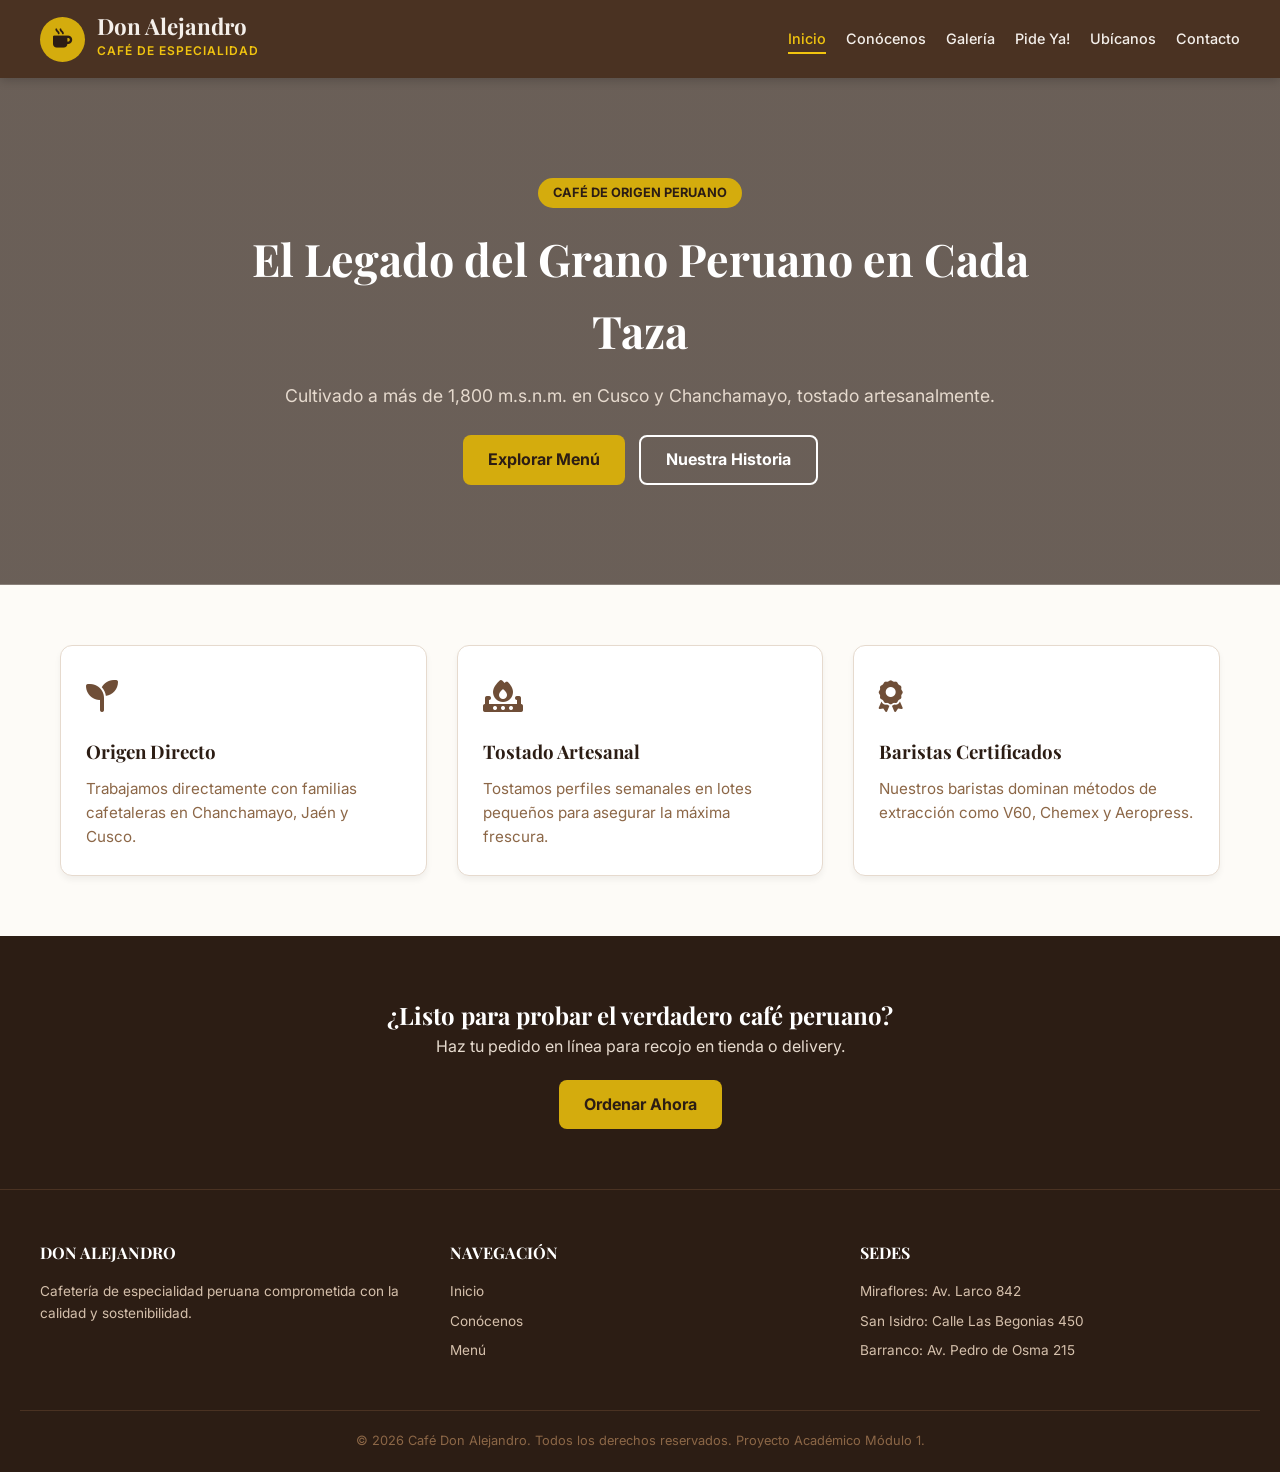
<file: index.html>
<!DOCTYPE html>
<html lang="es">
<head>
    <meta charset="UTF-8">
    <meta name="viewport" content="width=device-width, initial-scale=1.0">
    <title>Café Don Alejandro | Inicio</title>
    <link rel="stylesheet" href="https://cdnjs.cloudflare.com/ajax/libs/font-awesome/6.4.0/css/all.min.css">
    <link rel="stylesheet" href="css/styles.css">
</head>
<body>

    <!-- Header -->
    <header>
        <div class="header-container">
            <a href="index.html" class="logo-container">
                <div class="logo-icon"><i class="fa-solid fa-mug-hot"></i></div>
                <div class="logo-text">
                    <h1>Don Alejandro</h1>
                    <span>Café de Especialidad</span>
                </div>
            </a>
            <nav>
                <ul>
                    <li><a href="index.html" class="active">Inicio</a></li>
                    <li><a href="paginas/conocenos.html">Conócenos</a></li>
                    <li><a href="paginas/galeria.html">Galería</a></li>
                    <li><a href="paginas/pide_ya.html">Pide Ya!</a></li>
                    <li><a href="paginas/ubicanos.html">Ubícanos</a></li>
                    <li><a href="paginas/contacto.html">Contacto</a></li>
                </ul>
            </nav>
        </div>
    </header>

    <!-- Hero -->
    <section class="hero">
        <div class="hero-content">
            <span class="tag">Café de Origen Peruano</span>
            <h2>El Legado del Grano Peruano en Cada Taza</h2>
            <p>Cultivado a más de 1,800 m.s.n.m. en Cusco y Chanchamayo, tostado artesanalmente.</p>
            <a href="paginas/pide_ya.html" class="btn-primary">Explorar Menú</a>
            <a href="paginas/conocenos.html" class="btn-secondary">Nuestra Historia</a>
        </div>
    </section>

    <!-- Características -->
    <main class="container">
        <div class="grid-3">
            <div class="card">
                <div class="card-icon"><i class="fa-solid fa-seedling"></i></div>
                <h3>Origen Directo</h3>
                <p>Trabajamos directamente con familias cafetaleras en Chanchamayo, Jaén y Cusco.</p>
            </div>
            <div class="card">
                <div class="card-icon"><i class="fa-solid fa-fire-burner"></i></div>
                <h3>Tostado Artesanal</h3>
                <p>Tostamos perfiles semanales en lotes pequeños para asegurar la máxima frescura.</p>
            </div>
            <div class="card">
                <div class="card-icon"><i class="fa-solid fa-award"></i></div>
                <h3>Baristas Certificados</h3>
                <p>Nuestros baristas dominan métodos de extracción como V60, Chemex y Aeropress.</p>
            </div>
        </div>
    </main>

    <!-- Banner -->
    <section class="banner">
        <h2>¿Listo para probar el verdadero café peruano?</h2>
        <p style="margin-bottom: 20px; color: #E6DACE;">Haz tu pedido en línea para recojo en tienda o delivery.</p>
        <a href="paginas/pide_ya.html" class="btn-primary">Ordenar Ahora</a>
    </section>

    <!-- Footer -->
    <footer>
        <div class="footer-grid">
            <div class="footer-col">
                <h4>Don Alejandro</h4>
                <p style="font-size:0.85rem;">Cafetería de especialidad peruana comprometida con la calidad y sostenibilidad.</p>
            </div>
            <div class="footer-col">
                <h4>Navegación</h4>
                <ul>
                    <li><a href="index.html">Inicio</a></li>
                    <li><a href="paginas/conocenos.html">Conócenos</a></li>
                    <li><a href="paginas/pide_ya.html">Menú</a></li>
                </ul>
            </div>
            <div class="footer-col">
                <h4>Sedes</h4>
                <ul>
                    <li>Miraflores: Av. Larco 842</li>
                    <li>San Isidro: Calle Las Begonias 450</li>
                    <li>Barranco: Av. Pedro de Osma 215</li>
                </ul>
            </div>
        </div>
        <div class="footer-bottom">
            <p>&copy; 2026 Café Don Alejandro. Todos los derechos reservados. Proyecto Académico Módulo 1.</p>
        </div>
    </footer>

</body>
</html>
</file>
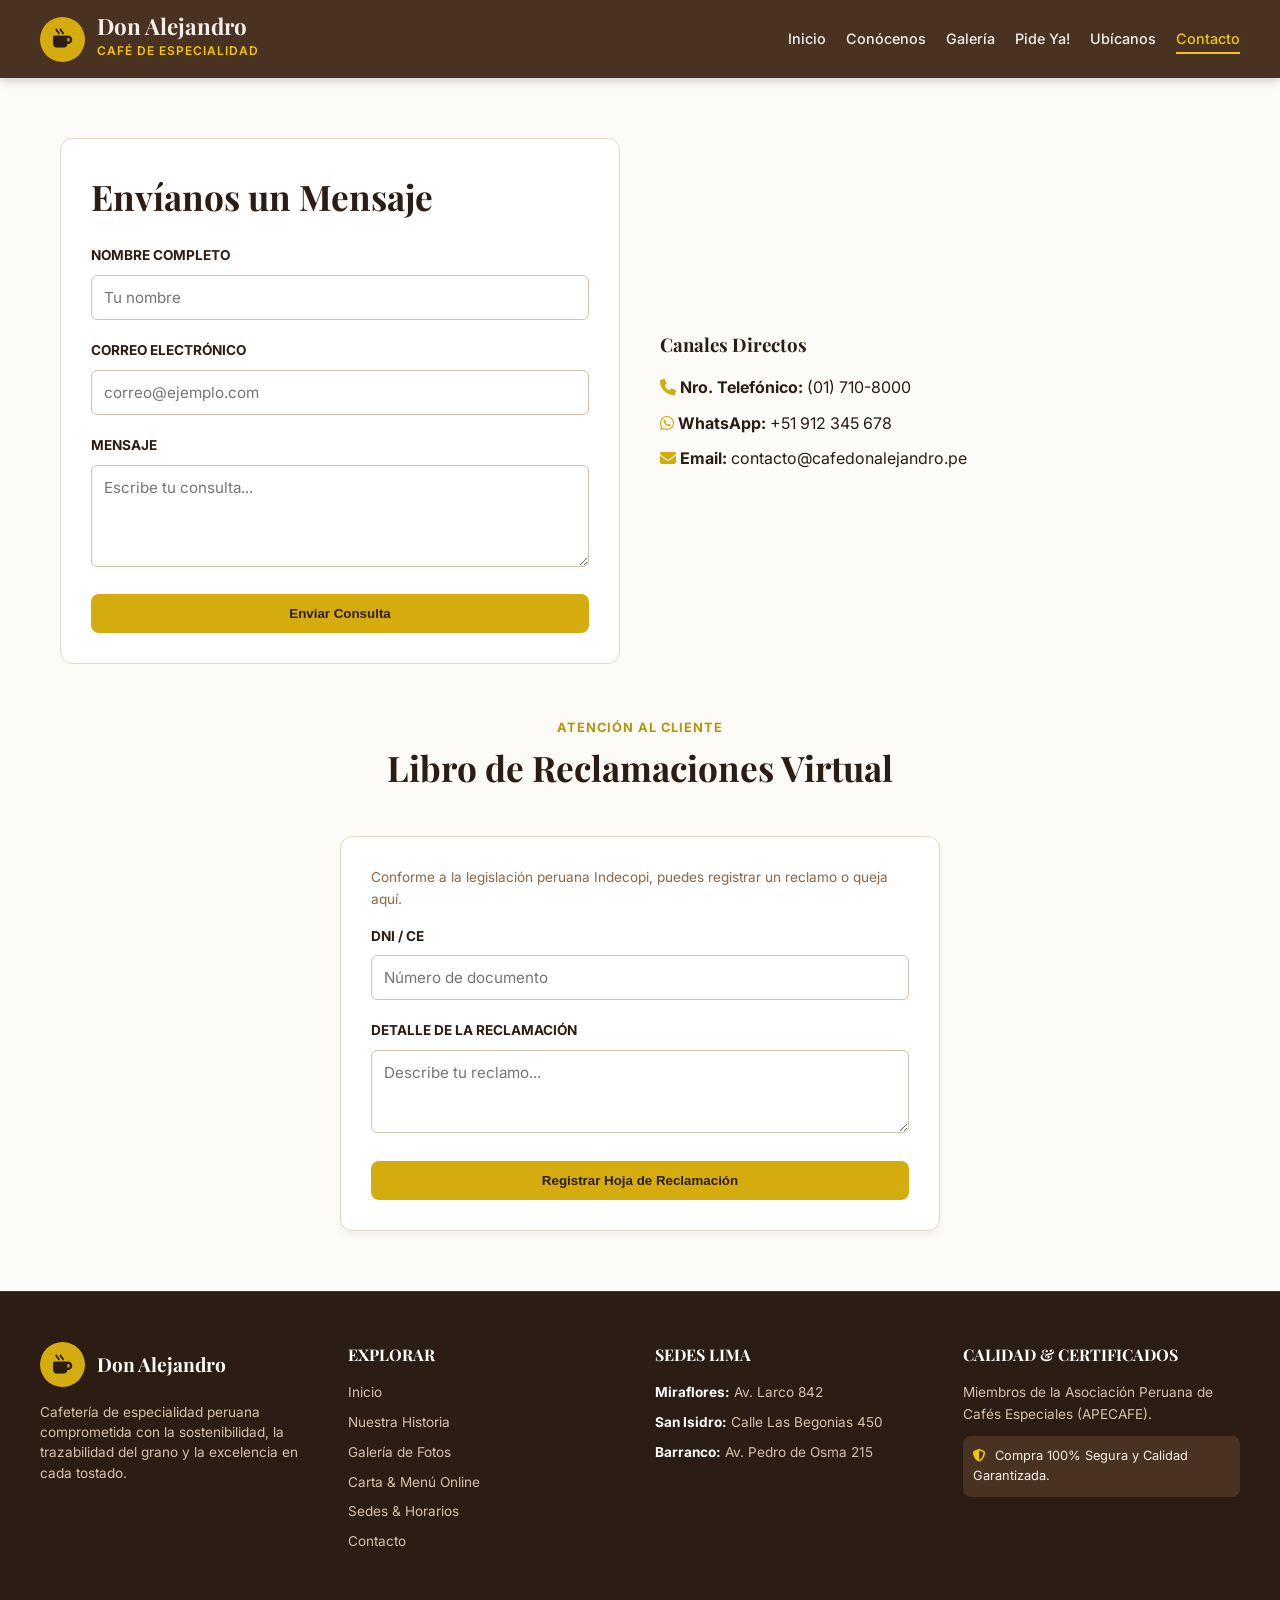
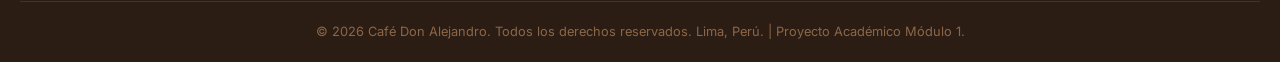
<file: paginas/contacto.html>
<!DOCTYPE html>
<html lang="es">
<head>
    <meta charset="UTF-8">
    <meta name="viewport" content="width=device-width, initial-scale=1.0">
    <title>Café Don Alejandro | Contacto</title>
    <link rel="stylesheet" href="https://cdnjs.cloudflare.com/ajax/libs/font-awesome/6.4.0/css/all.min.css">
    <link rel="stylesheet" href="../css/styles.css">
</head>
<body>

    <header>
        <div class="header-container">
            <a href="../index.html" class="logo-container">
                <div class="logo-icon"><i class="fa-solid fa-mug-hot"></i></div>
                <div class="logo-text">
                    <h1>Don Alejandro</h1>
                    <span>Café de Especialidad</span>
                </div>
            </a>
            <nav>
                <ul>
                    <li><a href="../index.html">Inicio</a></li>
                    <li><a href="conocenos.html">Conócenos</a></li>
                    <li><a href="galeria.html">Galería</a></li>
                    <li><a href="pide_ya.html">Pide Ya!</a></li>
                    <li><a href="ubicanos.html">Ubícanos</a></li>
                    <li><a href="contacto.html" class="active">Contacto</a></li>
                </ul>
            </nav>
        </div>
    </header>

    <div class="container">
        <div class="grid-2" style="margin-bottom: 50px;">
            <div class="form-container">
                <div class="section-title" style="text-align:left; margin-bottom:20px;">
                    <h2>Envíanos un Mensaje</h2>
                </div>
                <form action="#" method="post">
                    <div class="form-group">
                        <label for="nombre">Nombre Completo</label>
                        <input type="text" id="nombre" name="nombre" required placeholder="Tu nombre">
                    </div>
                    <div class="form-group">
                        <label for="email">Correo Electrónico</label>
                        <input type="email" id="email" name="email" required placeholder="correo@ejemplo.com">
                    </div>
                    <div class="form-group">
                        <label for="mensaje">Mensaje</label>
                        <textarea id="mensaje" name="mensaje" rows="4" required placeholder="Escribe tu consulta..."></textarea>
                    </div>
                    <button type="submit" class="btn-primary" style="width:100%;">Enviar Consulta</button>
                </form>
            </div>

            <div>
                <h3>Canales Directos</h3>
                <p style="margin-top:15px;"><i class="fa-solid fa-phone" style="color:#D4AC0D;"></i> <strong>Nro. Telefónico:</strong> (01) 710-8000</p>
                <p style="margin-top:10px;"><i class="fa-brands fa-whatsapp" style="color:#D4AC0D;"></i> <strong>WhatsApp:</strong> +51 912 345 678</p>
                <p style="margin-top:10px;"><i class="fa-solid fa-envelope" style="color:#D4AC0D;"></i> <strong>Email:</strong> contacto@cafedonalejandro.pe</p>
            </div>
        </div>

        <!-- Libro de Reclamaciones -->
        <div class="section-title">
            <span>Atención al Cliente</span>
            <h2>Libro de Reclamaciones Virtual</h2>
        </div>
        <div class="card" style="max-width: 600px; margin: 0 auto; padding: 30px;">
            <p style="font-size: 0.85rem; margin-bottom: 15px;">Conforme a la legislación peruana Indecopi, puedes registrar un reclamo o queja aquí.</p>
            <form action="#" method="post">
                <div class="form-group">
                    <label for="dni">DNI / CE</label>
                    <input type="text" id="dni" required placeholder="Número de documento">
                </div>
                <div class="form-group">
                    <label for="detalle">Detalle de la Reclamación</label>
                    <textarea id="detalle" rows="3" required placeholder="Describe tu reclamo..."></textarea>
                </div>
                <button type="submit" class="btn-primary" style="width: 100%;">Registrar Hoja de Reclamación</button>
            </form>
        </div>
    </div>

    <footer>
        <div class="footer-grid">
            <div class="footer-col">
                <div class="logo-container" style="margin-bottom: 15px;">
                    <div class="logo-icon"><i class="fa-solid fa-mug-hot"></i></div>
                    <div class="logo-text">
                        <h1 style="color: #ffffff; font-size: 1.2rem;">Don Alejandro</h1>
                    </div>
                </div>
                <p style="font-size: 0.85rem; line-height: 1.5; color: #D5C0AC;">
                    Cafetería de especialidad peruana comprometida con la sostenibilidad, la trazabilidad del grano y la excelencia en cada tostado.
                </p>
            </div>
            <div class="footer-col">
                <h4>Explorar</h4>
                <ul>
                    <li><a href="../index.html">Inicio</a></li>
                    <li><a href="conocenos.html">Nuestra Historia</a></li>
                    <li><a href="galeria.html">Galería de Fotos</a></li>
                    <li><a href="pide_ya.html">Carta & Menú Online</a></li>
                    <li><a href="ubicanos.html">Sedes & Horarios</a></li>
                    <li><a href="contacto.html">Contacto</a></li>
                </ul>
            </div>
            <div class="footer-col">
                <h4>Sedes Lima</h4>
                <ul>
                    <li><strong style="color: #ffffff;">Miraflores:</strong> Av. Larco 842</li>
                    <li><strong style="color: #ffffff;">San Isidro:</strong> Calle Las Begonias 450</li>
                    <li><strong style="color: #ffffff;">Barranco:</strong> Av. Pedro de Osma 215</li>
                </ul>
            </div>
            <div class="footer-col">
                <h4>Calidad & Certificados</h4>
                <p style="font-size: 0.85rem; margin-bottom: 10px;">Miembros de la Asociación Peruana de Cafés Especiales (APECAFE).</p>
                <div style="background-color: #4A3222; padding: 10px; border-radius: 8px; font-size: 0.8rem; color: #F4EFEA;">
                    <i class="fa-solid fa-shield-halved" style="color: #F1C40F; margin-right: 5px;"></i> Compra 100% Segura y Calidad Garantizada.
                </div>
            </div>
        </div>
        <div class="footer-bottom">
            <p>&copy; 2026 Café Don Alejandro. Todos los derechos reservados. Lima, Perú. | Proyecto Académico Módulo 1.</p>
        </div>
    </footer>

</body>
</html>
</file>
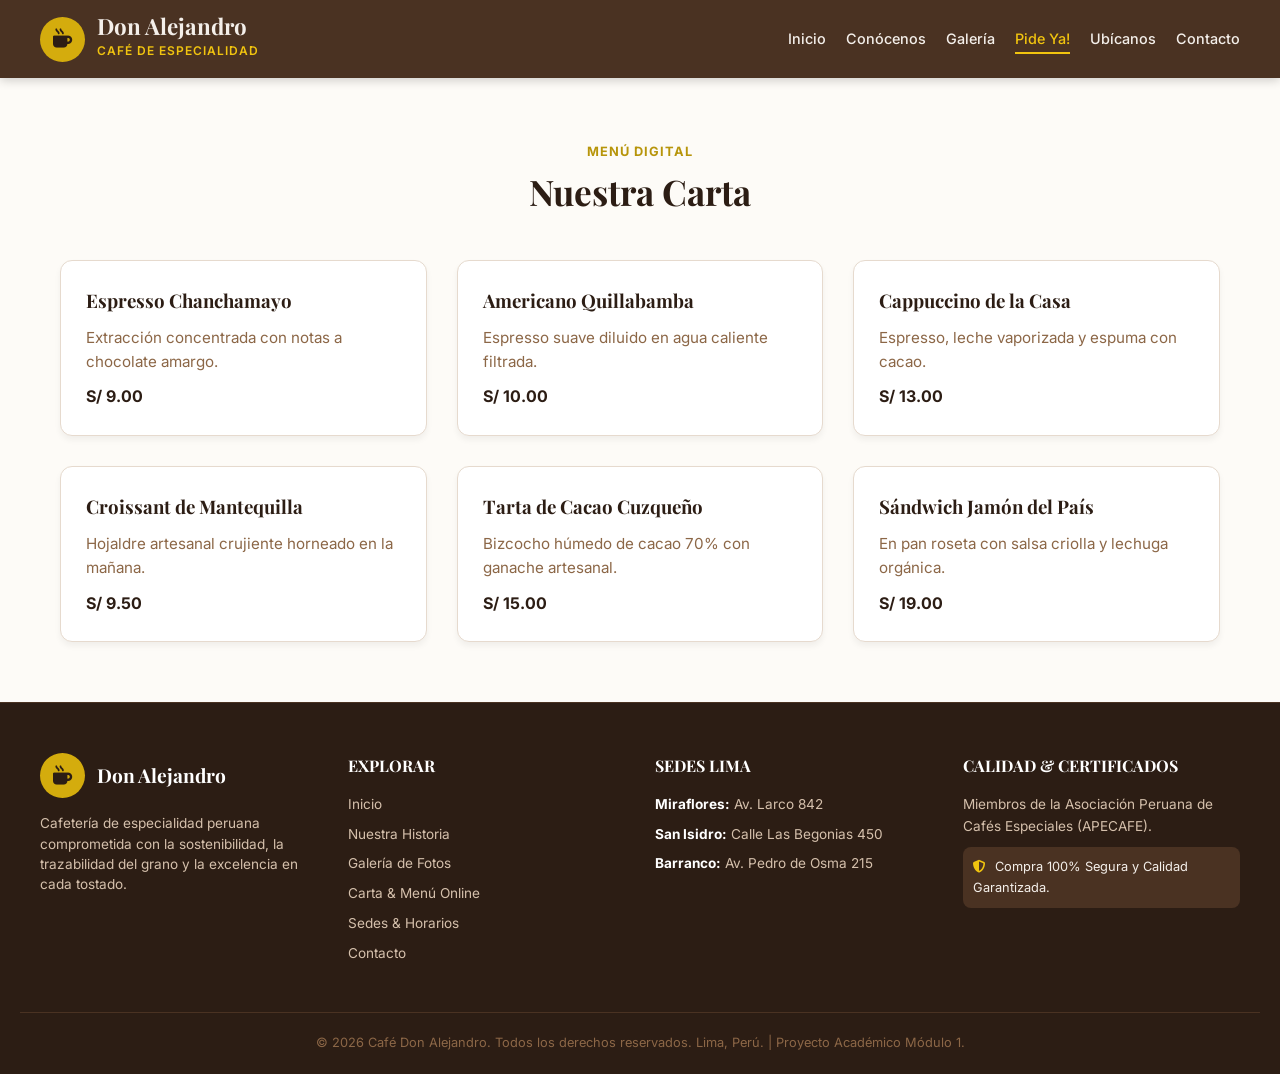
<file: paginas/pide_ya.html>
<!DOCTYPE html>
<html lang="es">
<head>
    <meta charset="UTF-8">
    <meta name="viewport" content="width=device-width, initial-scale=1.0">
    <title>Café Don Alejandro | Carta Digital</title>
    <link rel="stylesheet" href="https://cdnjs.cloudflare.com/ajax/libs/font-awesome/6.4.0/css/all.min.css">
    <link rel="stylesheet" href="../css/styles.css">
</head>
<body>

    <header>
        <div class="header-container">
            <a href="../index.html" class="logo-container">
                <div class="logo-icon"><i class="fa-solid fa-mug-hot"></i></div>
                <div class="logo-text">
                    <h1>Don Alejandro</h1>
                    <span>Café de Especialidad</span>
                </div>
            </a>
            <nav>
                <ul>
                    <li><a href="../index.html">Inicio</a></li>
                    <li><a href="conocenos.html">Conócenos</a></li>
                    <li><a href="galeria.html">Galería</a></li>
                    <li><a href="pide_ya.html" class="active">Pide Ya!</a></li>
                    <li><a href="ubicanos.html">Ubícanos</a></li>
                    <li><a href="contacto.html">Contacto</a></li>
                </ul>
            </nav>
        </div>
    </header>

    <div class="container">
        <div class="section-title">
            <span>Menú Digital</span>
            <h2>Nuestra Carta</h2>
        </div>

        <div class="grid-3">
            <div class="card">
                <h3>Espresso Chanchamayo</h3>
                <p>Extracción concentrada con notas a chocolate amargo.</p>
                <strong style="display:block; margin-top:10px; color:#2C1D14;">S/ 9.00</strong>
            </div>
            <div class="card">
                <h3>Americano Quillabamba</h3>
                <p>Espresso suave diluido en agua caliente filtrada.</p>
                <strong style="display:block; margin-top:10px; color:#2C1D14;">S/ 10.00</strong>
            </div>
            <div class="card">
                <h3>Cappuccino de la Casa</h3>
                <p>Espresso, leche vaporizada y espuma con cacao.</p>
                <strong style="display:block; margin-top:10px; color:#2C1D14;">S/ 13.00</strong>
            </div>
            <div class="card">
                <h3>Croissant de Mantequilla</h3>
                <p>Hojaldre artesanal crujiente horneado en la mañana.</p>
                <strong style="display:block; margin-top:10px; color:#2C1D14;">S/ 9.50</strong>
            </div>
            <div class="card">
                <h3>Tarta de Cacao Cuzqueño</h3>
                <p>Bizcocho húmedo de cacao 70% con ganache artesanal.</p>
                <strong style="display:block; margin-top:10px; color:#2C1D14;">S/ 15.00</strong>
            </div>
            <div class="card">
                <h3>Sándwich Jamón del País</h3>
                <p>En pan roseta con salsa criolla y lechuga orgánica.</p>
                <strong style="display:block; margin-top:10px; color:#2C1D14;">S/ 19.00</strong>
            </div>
        </div>
    </div>

<!-- FOOTER ESTRUCTURADO EN COLUMNAS -->
    <footer>
        <div class="footer-grid">
            <!-- Columna 1: Brand & Bio -->
            <div class="footer-col">
                <div class="logo-container" style="margin-bottom: 15px;">
                    <div class="logo-icon"><i class="fa-solid fa-mug-hot"></i></div>
                    <div class="logo-text">
                        <h1 style="color: #ffffff; font-size: 1.2rem;">Don Alejandro</h1>
                    </div>
                </div>
                <p style="font-size: 0.85rem; line-height: 1.5; color: #D5C0AC;">
                    Cafetería de especialidad peruana comprometida con la sostenibilidad, la trazabilidad del grano y la excelencia en cada tostado.
                </p>
            </div>

            <!-- Columna 2: Navegación Rápida -->
            <div class="footer-col">
                <h4>Explorar</h4>
                <ul>
                    <li><a href="../index.html">Inicio</a></li>
                    <li><a href="conocenos.html">Nuestra Historia</a></li>
                    <li><a href="galeria.html">Galería de Fotos</a></li>
                    <li><a href="pide_ya.html">Carta & Menú Online</a></li>
                    <li><a href="ubicanos.html">Sedes & Horarios</a></li>
                    <li><a href="contacto.html">Contacto</a></li>
                </ul>
            </div>

            <!-- Columna 3: Sedes Principales -->
            <div class="footer-col">
                <h4>Sedes Lima</h4>
                <ul>
                    <li><strong style="color: #ffffff;">Miraflores:</strong> Av. Larco 842</li>
                    <li><strong style="color: #ffffff;">San Isidro:</strong> Calle Las Begonias 450</li>
                    <li><strong style="color: #ffffff;">Barranco:</strong> Av. Pedro de Osma 215</li>
                </ul>
            </div>

            <!-- Columna 4: Certificaciones y Garantía -->
            <div class="footer-col">
                <h4>Calidad & Certificados</h4>
                <p style="font-size: 0.85rem; margin-bottom: 10px;">Miembros de la Asociación Peruana de Cafés Especiales (APECAFE).</p>
                <div style="background-color: #4A3222; padding: 10px; border-radius: 8px; font-size: 0.8rem; color: #F4EFEA;">
                    <i class="fa-solid fa-shield-halved" style="color: #F1C40F; margin-right: 5px;"></i> Compra 100% Segura y Calidad Garantizada.
                </div>
            </div>
        </div>

        <!-- Bottom Legal -->
        <div class="footer-bottom">
            <p>&copy; 2026 Café Don Alejandro. Todos los derechos reservados. Lima, Perú. | Proyecto Académico Módulo 1.</p>
        </div>
    </footer>

</body>
</html>
</file>
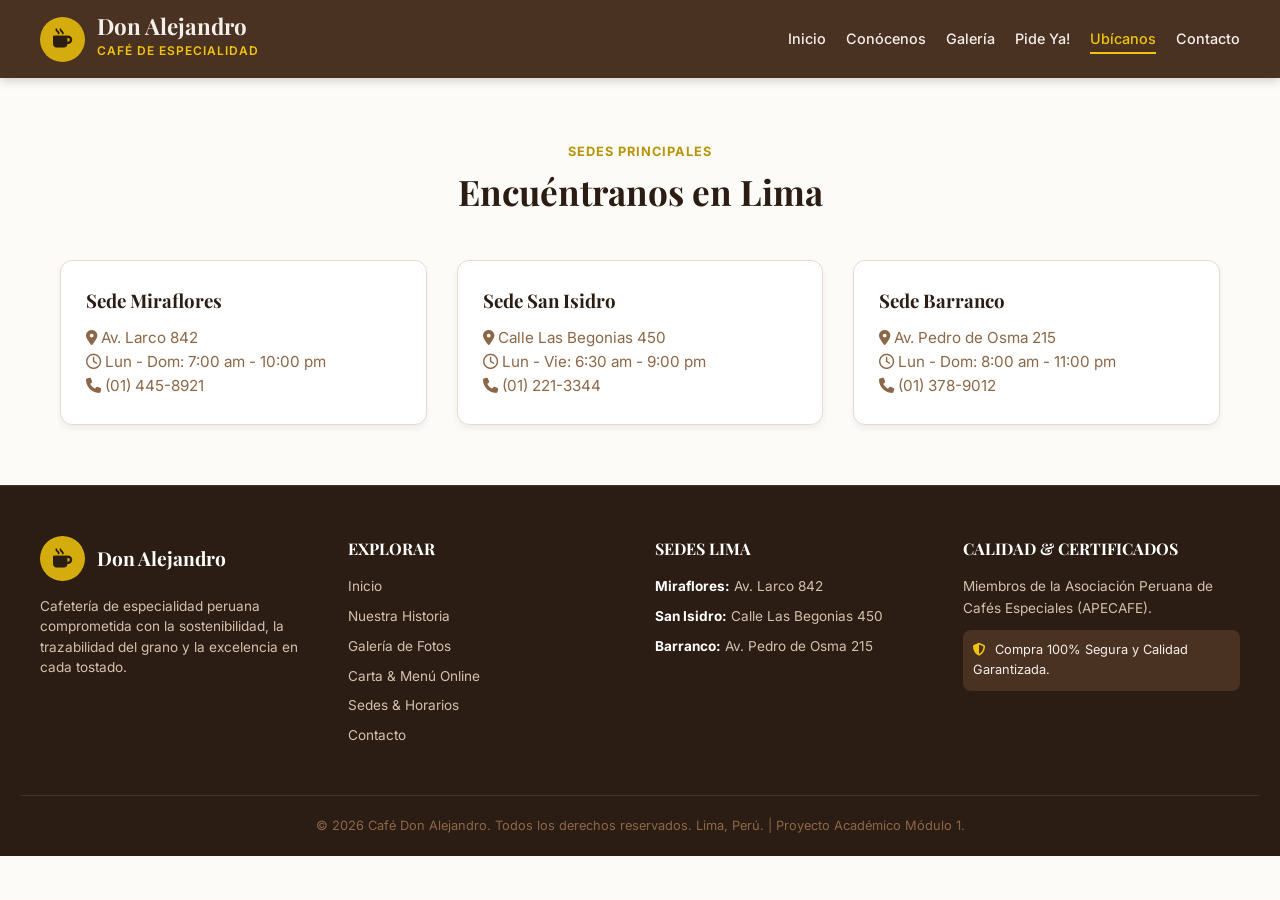
<file: paginas/ubicanos.html>
<!DOCTYPE html>
<html lang="es">
<head>
    <meta charset="UTF-8">
    <meta name="viewport" content="width=device-width, initial-scale=1.0">
    <title>Café Don Alejandro | Ubícanos</title>
    <link rel="stylesheet" href="https://cdnjs.cloudflare.com/ajax/libs/font-awesome/6.4.0/css/all.min.css">
    <link rel="stylesheet" href="../css/styles.css">
</head>
<body>

    <header>
        <div class="header-container">
            <a href="../index.html" class="logo-container">
                <div class="logo-icon"><i class="fa-solid fa-mug-hot"></i></div>
                <div class="logo-text">
                    <h1>Don Alejandro</h1>
                    <span>Café de Especialidad</span>
                </div>
            </a>
            <nav>
                <ul>
                    <li><a href="../index.html">Inicio</a></li>
                    <li><a href="conocenos.html">Conócenos</a></li>
                    <li><a href="galeria.html">Galería</a></li>
                    <li><a href="pide_ya.html">Pide Ya!</a></li>
                    <li><a href="ubicanos.html" class="active">Ubícanos</a></li>
                    <li><a href="contacto.html">Contacto</a></li>
                </ul>
            </nav>
        </div>
    </header>

    <div class="container">
        <div class="section-title">
            <span>Sedes Principales</span>
            <h2>Encuéntranos en Lima</h2>
        </div>

        <div class="grid-3">
            <div class="card">
                <h3>Sede Miraflores</h3>
                <p><i class="fa-solid fa-location-dot"></i> Av. Larco 842</p>
                <p><i class="fa-regular fa-clock"></i> Lun - Dom: 7:00 am - 10:00 pm</p>
                <p><i class="fa-solid fa-phone"></i> (01) 445-8921</p>
            </div>
            <div class="card">
                <h3>Sede San Isidro</h3>
                <p><i class="fa-solid fa-location-dot"></i> Calle Las Begonias 450</p>
                <p><i class="fa-regular fa-clock"></i> Lun - Vie: 6:30 am - 9:00 pm</p>
                <p><i class="fa-solid fa-phone"></i> (01) 221-3344</p>
            </div>
            <div class="card">
                <h3>Sede Barranco</h3>
                <p><i class="fa-solid fa-location-dot"></i> Av. Pedro de Osma 215</p>
                <p><i class="fa-regular fa-clock"></i> Lun - Dom: 8:00 am - 11:00 pm</p>
                <p><i class="fa-solid fa-phone"></i> (01) 378-9012</p>
            </div>
        </div>
    </div>

<!-- FOOTER ESTRUCTURADO EN COLUMNAS -->
    <footer>
        <div class="footer-grid">
            <!-- Columna 1: Brand & Bio -->
            <div class="footer-col">
                <div class="logo-container" style="margin-bottom: 15px;">
                    <div class="logo-icon"><i class="fa-solid fa-mug-hot"></i></div>
                    <div class="logo-text">
                        <h1 style="color: #ffffff; font-size: 1.2rem;">Don Alejandro</h1>
                    </div>
                </div>
                <p style="font-size: 0.85rem; line-height: 1.5; color: #D5C0AC;">
                    Cafetería de especialidad peruana comprometida con la sostenibilidad, la trazabilidad del grano y la excelencia en cada tostado.
                </p>
            </div>

            <!-- Columna 2: Navegación Rápida -->
            <div class="footer-col">
                <h4>Explorar</h4>
                <ul>
                    <li><a href="../index.html">Inicio</a></li>
                    <li><a href="conocenos.html">Nuestra Historia</a></li>
                    <li><a href="galeria.html">Galería de Fotos</a></li>
                    <li><a href="pide_ya.html">Carta & Menú Online</a></li>
                    <li><a href="ubicanos.html">Sedes & Horarios</a></li>
                    <li><a href="contacto.html">Contacto</a></li>
                </ul>
            </div>

            <!-- Columna 3: Sedes Principales -->
            <div class="footer-col">
                <h4>Sedes Lima</h4>
                <ul>
                    <li><strong style="color: #ffffff;">Miraflores:</strong> Av. Larco 842</li>
                    <li><strong style="color: #ffffff;">San Isidro:</strong> Calle Las Begonias 450</li>
                    <li><strong style="color: #ffffff;">Barranco:</strong> Av. Pedro de Osma 215</li>
                </ul>
            </div>

            <!-- Columna 4: Certificaciones y Garantía -->
            <div class="footer-col">
                <h4>Calidad & Certificados</h4>
                <p style="font-size: 0.85rem; margin-bottom: 10px;">Miembros de la Asociación Peruana de Cafés Especiales (APECAFE).</p>
                <div style="background-color: #4A3222; padding: 10px; border-radius: 8px; font-size: 0.8rem; color: #F4EFEA;">
                    <i class="fa-solid fa-shield-halved" style="color: #F1C40F; margin-right: 5px;"></i> Compra 100% Segura y Calidad Garantizada.
                </div>
            </div>
        </div>

        <!-- Bottom Legal -->
        <div class="footer-bottom">
            <p>&copy; 2026 Café Don Alejandro. Todos los derechos reservados. Lima, Perú. | Proyecto Académico Módulo 1.</p>
        </div>
    </footer>

</body>
</html>
</file>
<file: css/styles.css>
/* Fuente Google Fonts */
@import url('https://fonts.googleapis.com/css2?family=Inter:wght@400;600;700&family=Playfair+Display:wght@600;700&display=swap');

/* Estilos Generales */
* {
    margin: 0;
    padding: 0;
    box-sizing: border-box;
}

body {
    font-family: 'Inter', sans-serif;
    background-color: #FDFBF7;
    color: #2C1D14;
    line-height: 1.6;
}

h1, h2, h3, h4, .font-serif {
    font-family: 'Playfair Display', serif;
}

a {
    text-decoration: none;
    color: inherit;
}

/* Header & Navegación */
header {
    background-color: #4A3222;
    color: #ffffff;
    padding: 15px 20px;
    position: sticky;
    top: 0;
    z-index: 100;
    box-shadow: 0 2px 10px rgba(0,0,0,0.2);
}

.header-container {
    max-width: 1200px;
    margin: 0 auto;
    display: flex;
    justify-content: space-between;
    align-items: center;
}

.logo-container {
    display: flex;
    align-items: center;
    gap: 12px;
}

.logo-icon {
    width: 45px;
    height: 45px;
    background-color: #D4AC0D;
    color: #2C1D14;
    border-radius: 50%;
    display: flex;
    align-items: center;
    justify-content: center;
    font-size: 1.2rem;
}

.logo-text h1 {
    font-size: 1.4rem;
    color: #F4EFEA;
    line-height: 1;
}

.logo-text span {
    font-size: 0.75rem;
    color: #F1C40F;
    text-transform: uppercase;
    font-weight: 600;
    letter-spacing: 1px;
}

nav ul {
    display: flex;
    list-style: none;
    gap: 20px;
}

nav a {
    color: #F4EFEA;
    font-size: 0.9rem;
    font-weight: 500;
    padding: 5px 0;
    transition: color 0.3s;
}

nav a:hover, nav a.active {
    color: #F1C40F;
    border-bottom: 2px solid #F1C40F;
}

/* Hero Section */
.hero {
    background: linear-gradient(rgba(44, 29, 20, 0.7), rgba(44, 29, 20, 0.7)), url('https://images.unsplash.com/photo-1495474472287-4d71bcdd2085?auto=format&fit=crop&w=1600&q=80');
    background-size: cover;
    background-position: center;
    color: #ffffff;
    text-align: center;
    padding: 100px 20px;
}

.hero-content {
    max-width: 800px;
    margin: 0 auto;
}

.tag {
    background-color: #D4AC0D;
    color: #2C1D14;
    padding: 5px 15px;
    border-radius: 20px;
    font-size: 0.8rem;
    font-weight: bold;
    text-transform: uppercase;
    display: inline-block;
    margin-bottom: 15px;
}

.hero h2 {
    font-size: 2.8rem;
    margin-bottom: 15px;
}

.hero p {
    font-size: 1.1rem;
    color: #E6DACE;
    margin-bottom: 25px;
}

/* Botones */
.btn-primary {
    background-color: #D4AC0D;
    color: #2C1D14;
    padding: 12px 25px;
    border-radius: 8px;
    font-weight: bold;
    display: inline-block;
    transition: background 0.3s;
    border: none;
    cursor: pointer;
}

.btn-primary:hover {
    background-color: #B7950B;
}

.btn-secondary {
    border: 2px solid #ffffff;
    color: #ffffff;
    padding: 10px 25px;
    border-radius: 8px;
    font-weight: bold;
    display: inline-block;
    margin-left: 10px;
    transition: background 0.3s, color 0.3s;
}

.btn-secondary:hover {
    background-color: #ffffff;
    color: #2C1D14;
}

/* Secciones Generales */
.container {
    max-width: 1200px;
    margin: 0 auto;
    padding: 60px 20px;
}

.section-title {
    text-align: center;
    margin-bottom: 40px;
}

.section-title span {
    color: #B7950B;
    text-transform: uppercase;
    font-size: 0.8rem;
    font-weight: bold;
    letter-spacing: 1px;
}

.section-title h2 {
    font-size: 2.2rem;
    color: #2C1D14;
}

/* Cards & Grids */
.grid-3 {
    display: grid;
    grid-template-columns: repeat(auto-fit, minmax(300px, 1fr));
    gap: 30px;
}

.grid-2 {
    display: grid;
    grid-template-columns: repeat(auto-fit, minmax(400px, 1fr));
    gap: 40px;
    align-items: center;
}

.card {
    background: #ffffff;
    border-radius: 12px;
    padding: 25px;
    border: 1px solid #E6DACE;
    box-shadow: 0 4px 6px rgba(0,0,0,0.05);
}

.card-icon {
    font-size: 2rem;
    color: #6F4E37;
    margin-bottom: 15px;
}

.card h3 {
    margin-bottom: 10px;
    color: #2C1D14;
}

.card p {
    color: #8C6747;
    font-size: 0.95rem;
}

/* Galería Grid */
.gallery-grid {
    display: grid;
    grid-template-columns: repeat(auto-fit, minmax(250px, 1fr));
    gap: 20px;
}

.gallery-item {
    border-radius: 10px;
    overflow: hidden;
    box-shadow: 0 4px 8px rgba(0,0,0,0.1);
}

.gallery-item img {
    width: 100%;
    height: 220px;
    object-fit: cover;
    display: block;
}

/* Formulario */
.form-container {
    background: #ffffff;
    padding: 30px;
    border-radius: 12px;
    border: 1px solid #E6DACE;
}

.form-group {
    margin-bottom: 20px;
}

.form-group label {
    display: block;
    font-size: 0.85rem;
    font-weight: bold;
    margin-bottom: 8px;
    text-transform: uppercase;
}

.form-group input, .form-group select, .form-group textarea {
    width: 100%;
    padding: 12px;
    border: 1px solid #D5C0AC;
    border-radius: 6px;
    font-family: inherit;
    font-size: 0.95rem;
}

/* Banner CTA */
.banner {
    background-color: #2C1D14;
    color: #ffffff;
    text-align: center;
    padding: 60px 20px;
}

/* Footer */
footer {
    background-color: #2C1D14;
    color: #D5C0AC;
    padding: 50px 20px 20px 20px;
    border-top: 1px solid #4A3222;
}

.footer-grid {
    max-width: 1200px;
    margin: 0 auto;
    display: grid;
    grid-template-columns: repeat(auto-fit, minmax(220px, 1fr));
    gap: 30px;
    margin-bottom: 40px;
}

.footer-col h4 {
    color: #ffffff;
    margin-bottom: 15px;
    font-size: 1rem;
    text-transform: uppercase;
}

.footer-col ul {
    list-style: none;
}

.footer-col ul li {
    margin-bottom: 8px;
    font-size: 0.85rem;
}

.footer-bottom {
    text-align: center;
    padding-top: 20px;
    border-top: 1px solid #4A3222;
    font-size: 0.8rem;
    color: #8C6747;
}

/* Responsive */
@media (max-width: 768px) {
    .header-container {
        flex-direction: column;
        gap: 15px;
    }
    .hero h2 {
        font-size: 2rem;
    }
    .grid-2 {
        grid-template-columns: 1fr;
    }
}
</file>
